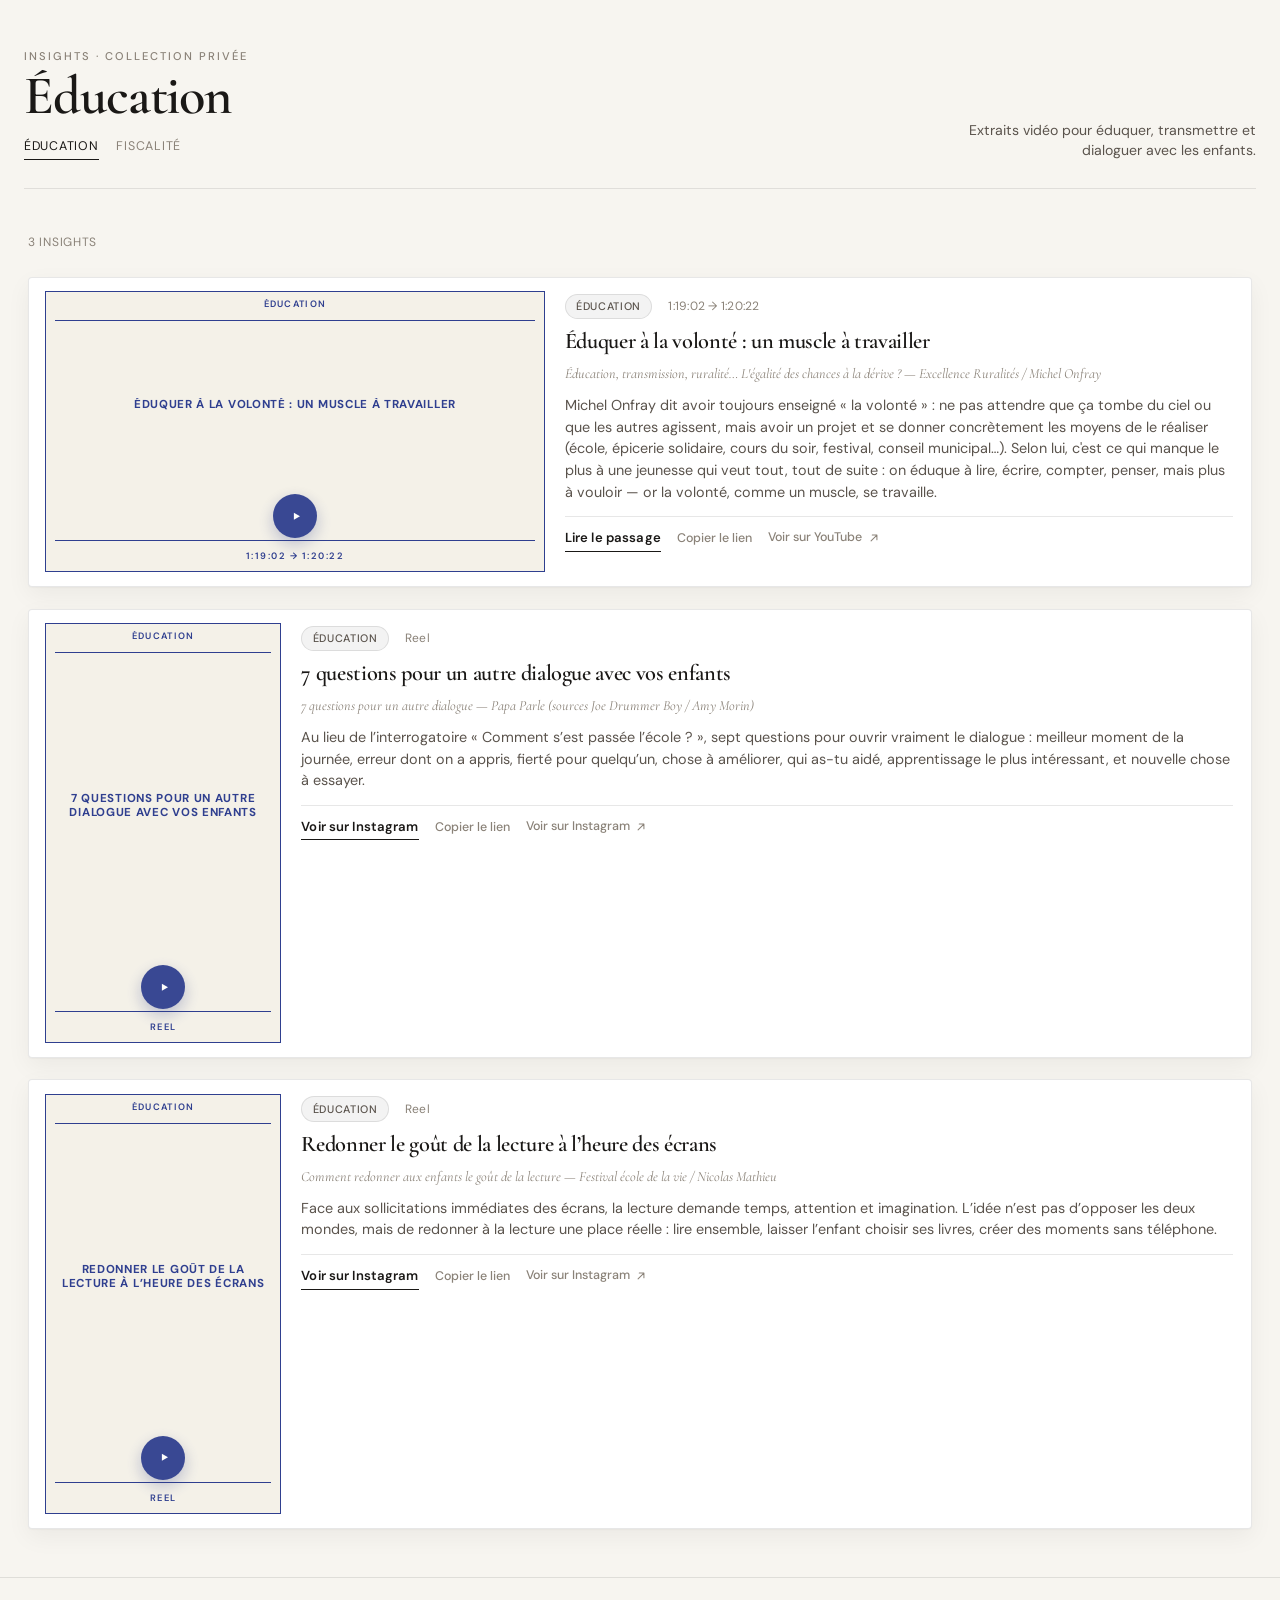
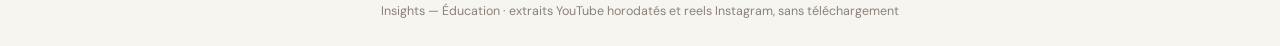
<file: index.html>
<!DOCTYPE html>
<html lang="fr">
<head>
  <meta http-equiv="Cache-Control" content="no-cache, no-store, must-revalidate" />
  <meta http-equiv="Pragma" content="no-cache" />
  <meta http-equiv="Expires" content="0" />
  <meta name="color-scheme" content="light only" />
  <meta charset="UTF-8" />
  <meta name="viewport" content="width=device-width, initial-scale=1" />
  <meta name="referrer" content="strict-origin-when-cross-origin" />
  <meta name="description" content="Extraits vidéo sur l’éducation : volonté, dialogue avec les enfants, goût de la lecture. YouTube et Instagram, lecture directe." />
  <title>Insights — Éducation</title>
  <link rel="preconnect" href="https://fonts.googleapis.com" />
  <link rel="preconnect" href="https://fonts.gstatic.com" crossorigin />
  <link href="https://fonts.googleapis.com/css2?family=Cormorant+Garamond:ital,wght@0,500;0,600;0,700;1,500&family=DM+Sans:ital,opsz,wght@0,9..40,400;0,9..40,500;0,9..40,600;0,9..40,700;1,9..40,400&display=swap" rel="stylesheet" />
  <link rel="stylesheet" href="styles.20261102150525.css" />
</head>
<body data-section="education">
  <div class="ambient" aria-hidden="true"></div>

  <header class="site-header">
    <div class="header-inner">
      <div class="brand">
        <div>
          <p class="brand-eyebrow">Insights · collection privée</p>
          <h1 class="brand-title">Éducation</h1>
          <nav class="site-nav" aria-label="Sections">
            <a href="index.html" aria-current="page">Éducation</a>
            <a href="fiscalite.html">Fiscalité</a>
          </nav>
        </div>
      </div>
      <p class="header-desc">Extraits vidéo pour éduquer, transmettre et dialoguer avec les enfants.</p>
    </div>
  </header>

  <main class="main">
    <nav class="filters" id="filters" hidden aria-label="Filtrer par thème">
      <button type="button" class="filter-btn is-active" data-filter="all">Tout</button>
    </nav>

    <p class="result-count" id="result-count" aria-live="polite"></p>

    <section class="grid" id="pepites-grid" aria-label="Liste des insights"></section>

    <p class="empty-state" id="empty-state" hidden>
      Aucun insight éducation pour ce filtre.
    </p>
  </main>

  <footer class="site-footer">
    <p>Insights — Éducation · extraits YouTube horodatés et reels Instagram, sans téléchargement</p>
  </footer>

  <template id="card-template">
    <article class="card">
      <aside class="cover">
        <div class="cover-stage">
          <button type="button" class="cover-facade" aria-label="">
            <div class="cover-inner">
              <p class="cover-label"></p>
              <div class="cover-title-wrap">
                <p class="cover-title"></p>
              </div>
              <span class="cover-cue" aria-hidden="true">
                <svg viewBox="0 0 24 24" width="28" height="28" aria-hidden="true">
                  <path d="M9 7.5v9l8-4.5-8-4.5z" fill="currentColor"/>
                </svg>
              </span>
              <div class="cover-footer">
                <span class="cover-meta"></span>
              </div>
            </div>
          </button>
        </div>
      </aside>
      <div class="card-body">
        <div class="card-meta">
          <span class="theme-pill"></span>
          <span class="time-range"></span>
        </div>
        <h2 class="card-title"></h2>
        <p class="card-source"></p>
        <p class="card-summary"></p>
        <div class="card-actions">
          <a class="lire-passage" target="_blank" rel="noopener noreferrer">Lire le passage</a>
          <button type="button" class="copy-passage-btn">
            <span class="copy-label">Copier le lien</span>
          </button>
          <a class="yt-link" target="_blank" rel="noopener noreferrer">
            <span>Voir sur YouTube</span>
            <svg width="14" height="14" viewBox="0 0 24 24" fill="none" aria-hidden="true">
              <path d="M7 17L17 7M17 7H9M17 7V15" stroke="currentColor" stroke-width="1.75" stroke-linecap="round" stroke-linejoin="round"/>
            </svg>
          </a>
        </div>
      </div>
    </article>
  </template>

  <script src="app.20261102150525.js"></script>
</body>
</html>
</file>
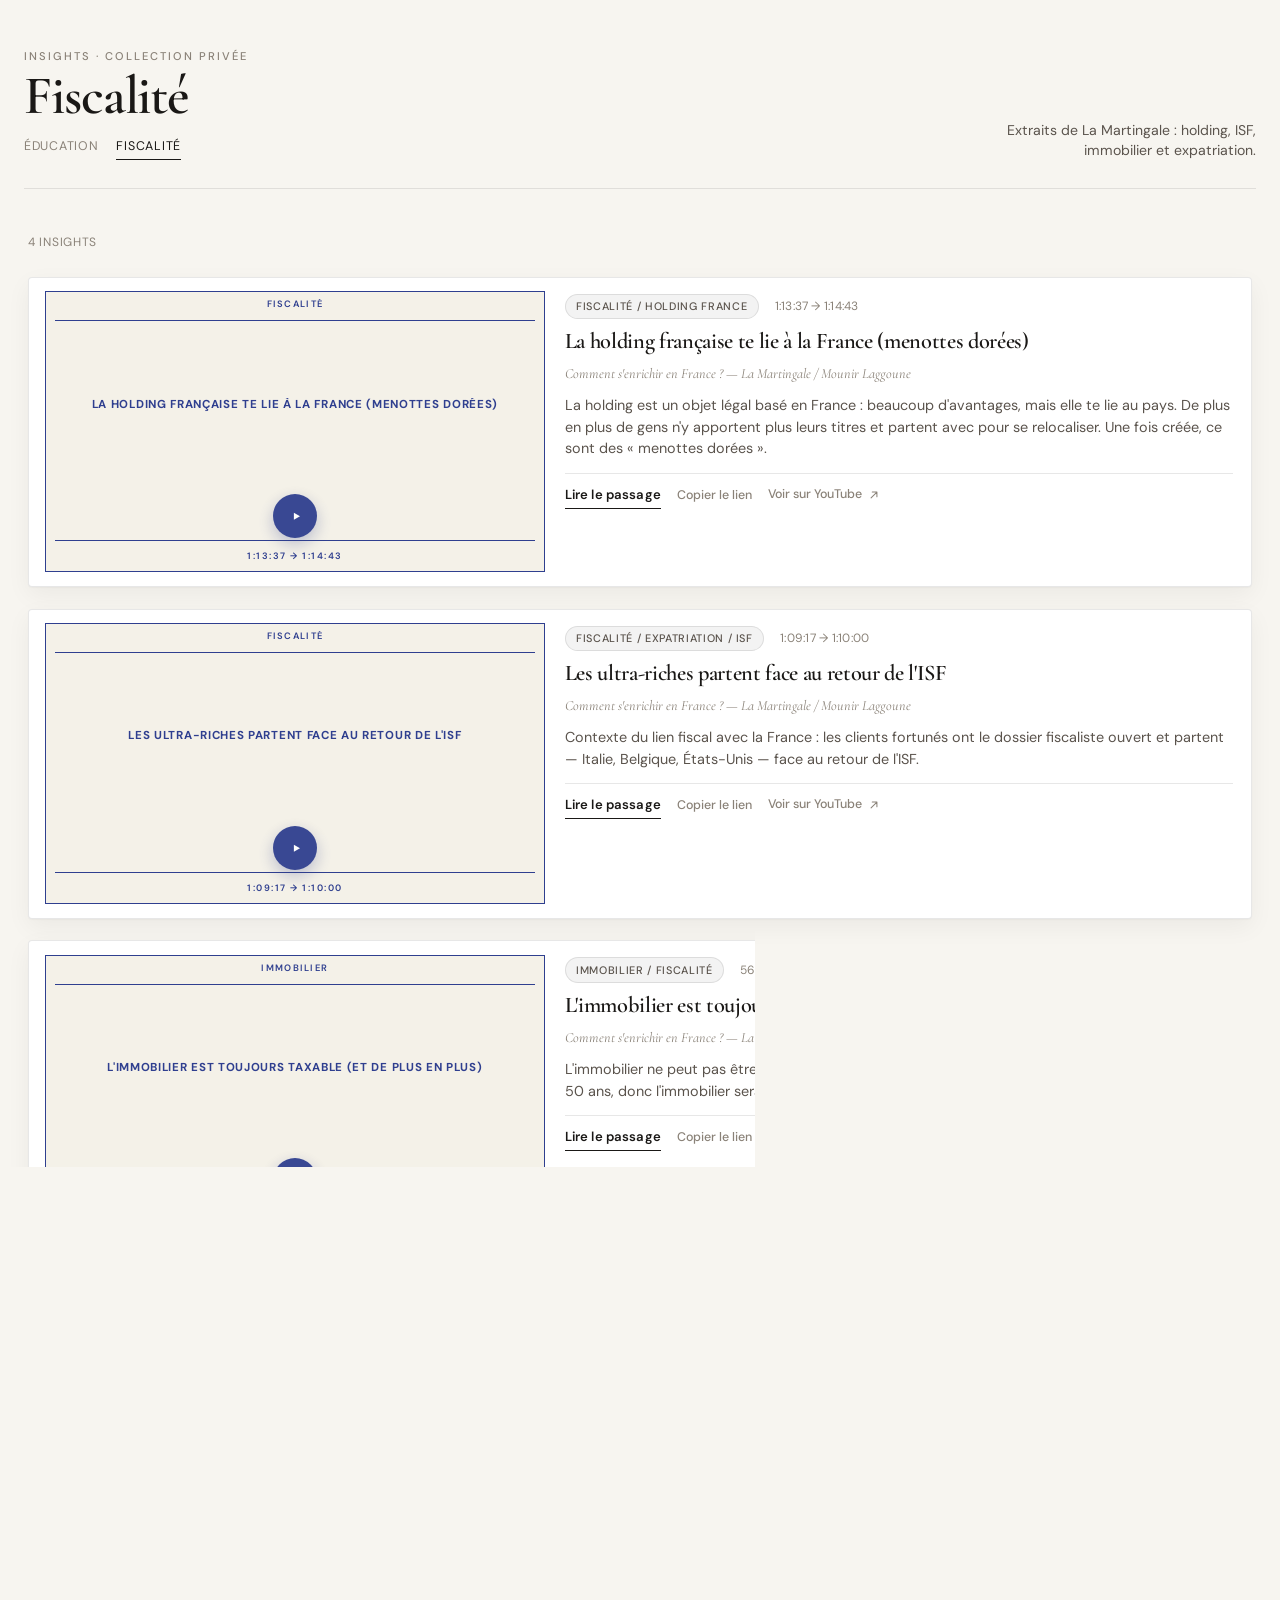
<file: fiscalite.html>
<!DOCTYPE html>
<html lang="fr">
<head>
  <meta http-equiv="Cache-Control" content="no-cache, no-store, must-revalidate" />
  <meta http-equiv="Pragma" content="no-cache" />
  <meta http-equiv="Expires" content="0" />
  <meta name="color-scheme" content="light only" />
  <meta charset="UTF-8" />
  <meta name="viewport" content="width=device-width, initial-scale=1" />
  <meta name="referrer" content="strict-origin-when-cross-origin" />
  <meta name="description" content="Extraits La Martingale sur la fiscalité, la holding, l’ISF et l’immobilier — lecture directe sur YouTube." />
  <title>Insights — Fiscalité</title>
  <link rel="preconnect" href="https://fonts.googleapis.com" />
  <link rel="preconnect" href="https://fonts.gstatic.com" crossorigin />
  <link href="https://fonts.googleapis.com/css2?family=Cormorant+Garamond:ital,wght@0,500;0,600;0,700;1,500&family=DM+Sans:ital,opsz,wght@0,9..40,400;0,9..40,500;0,9..40,600;0,9..40,700;1,9..40,400&display=swap" rel="stylesheet" />
  <link rel="stylesheet" href="styles.20261102150525.css" />
</head>
<body data-section="fiscalite">
  <div class="ambient" aria-hidden="true"></div>

  <header class="site-header">
    <div class="header-inner">
      <div class="brand">
        <div>
          <p class="brand-eyebrow">Insights · collection privée</p>
          <h1 class="brand-title">Fiscalité</h1>
          <nav class="site-nav" aria-label="Sections">
            <a href="index.html">Éducation</a>
            <a href="fiscalite.html" aria-current="page">Fiscalité</a>
          </nav>
        </div>
      </div>
      <p class="header-desc">Extraits de La Martingale : holding, ISF, immobilier et expatriation.</p>
    </div>
  </header>

  <main class="main">
    <nav class="filters" id="filters" data-mode="off" hidden aria-label="Filtrer par thème">
      <button type="button" class="filter-btn is-active" data-filter="all">Tout</button>
    </nav>

    <p class="result-count" id="result-count" aria-live="polite"></p>

    <section class="grid" id="pepites-grid" aria-label="Liste des insights"></section>

    <p class="empty-state" id="empty-state" hidden>
      Aucun insight fiscalité.
    </p>
  </main>

  <footer class="site-footer">
    <p>Insights — Fiscalité · extraits YouTube horodatés, sans téléchargement · <a href="index.html">Retour à l’éducation</a></p>
  </footer>

  <template id="card-template">
    <article class="card">
      <aside class="cover">
        <div class="cover-stage">
          <button type="button" class="cover-facade" aria-label="">
            <div class="cover-inner">
              <p class="cover-label"></p>
              <div class="cover-title-wrap">
                <p class="cover-title"></p>
              </div>
              <span class="cover-cue" aria-hidden="true">
                <svg viewBox="0 0 24 24" width="28" height="28" aria-hidden="true">
                  <path d="M9 7.5v9l8-4.5-8-4.5z" fill="currentColor"/>
                </svg>
              </span>
              <div class="cover-footer">
                <span class="cover-meta"></span>
              </div>
            </div>
          </button>
        </div>
      </aside>
      <div class="card-body">
        <div class="card-meta">
          <span class="theme-pill"></span>
          <span class="time-range"></span>
        </div>
        <h2 class="card-title"></h2>
        <p class="card-source"></p>
        <p class="card-summary"></p>
        <div class="card-actions">
          <a class="lire-passage" target="_blank" rel="noopener noreferrer">Lire le passage</a>
          <button type="button" class="copy-passage-btn">
            <span class="copy-label">Copier le lien</span>
          </button>
          <a class="yt-link" target="_blank" rel="noopener noreferrer">
            <span>Voir sur YouTube</span>
            <svg width="14" height="14" viewBox="0 0 24 24" fill="none" aria-hidden="true">
              <path d="M7 17L17 7M17 7H9M17 7V15" stroke="currentColor" stroke-width="1.75" stroke-linecap="round" stroke-linejoin="round"/>
            </svg>
          </a>
        </div>
      </div>
    </article>
  </template>

  <script src="app.20261102150525.js"></script>
</body>
</html>
</file>
<file: styles.20261102150525.css>
/* —— Insights library — CNRS / De Vive Voix typographic covers —— */
:root {
  --bg: #f7f5f0;
  --bg-elevated: #ffffff;
  --bg-card: #ffffff;
  --bg-card-hover: #ffffff;
  --border: rgba(28, 24, 20, 0.1);
  --border-strong: rgba(28, 24, 20, 0.18);
  --text: #1a1816;
  --text-muted: #5a534c;
  --text-soft: #8a8278;
  --accent: #2c2824;
  --accent-soft: rgba(28, 24, 20, 0.05);
  --cover-bg: #f4f1e8;
  --cover-ink: #2f3f8f;
  --cover-border: #2f3f8f;
  --pill-bg: transparent;
  --pill-text: #5a534c;
  --radius: 2px;
  --radius-sm: 999px;
  --shadow: 0 1px 2px rgba(28, 24, 20, 0.04), 0 8px 24px rgba(28, 24, 20, 0.05);
  --font-sans: "DM Sans", system-ui, sans-serif;
  --font-serif: "Cormorant Garamond", Georgia, "Times New Roman", serif;
  --ease: cubic-bezier(0.22, 1, 0.36, 1);
}

*,
*::before,
*::after {
  box-sizing: border-box;
}

html {
  scroll-behavior: smooth;
  overflow-x: hidden;
}

body {
  margin: 0;
  min-height: 100vh;
  font-family: var(--font-sans);
  font-size: 15.5px;
  line-height: 1.6;
  color: var(--text);
  background: var(--bg);
  -webkit-font-smoothing: antialiased;
  overflow-x: hidden;
}

.ambient {
  display: none;
}

.site-header,
.main,
.site-footer {
  position: relative;
  z-index: 1;
}

.site-header {
  padding: 3rem 1.5rem 1.5rem;
}

.header-inner {
  max-width: 1280px;
  margin: 0 auto;
  display: flex;
  flex-wrap: wrap;
  align-items: flex-end;
  justify-content: space-between;
  gap: 1.25rem 2rem;
  padding-bottom: 1.75rem;
  border-bottom: 1px solid var(--border);
}

.brand {
  display: flex;
  align-items: center;
  gap: 1rem;
}

.brand-eyebrow {
  margin: 0 0 0.2rem;
  font-size: 0.7rem;
  font-weight: 500;
  letter-spacing: 0.18em;
  text-transform: uppercase;
  color: var(--text-soft);
}

.brand-title {
  margin: 0;
  font-family: var(--font-serif);
  font-size: clamp(2.6rem, 5vw, 3.4rem);
  font-weight: 600;
  letter-spacing: -0.02em;
  line-height: 1;
  color: var(--text);
}

.header-desc {
  margin: 0;
  max-width: 18rem;
  font-size: 0.88rem;
  color: var(--text-muted);
  text-align: right;
  line-height: 1.45;
}

.main {
  max-width: 1280px;
  margin: 0 auto;
  padding: 1.25rem 1.75rem 3rem;
}

.filters {
  display: flex;
  flex-wrap: wrap;
  gap: 0.4rem;
  margin-bottom: 1.5rem;
}

.filter-btn {
  appearance: none;
  border: 1px solid transparent;
  background: transparent;
  color: var(--text-soft);
  font-family: inherit;
  font-size: 0.8rem;
  font-weight: 500;
  letter-spacing: 0.02em;
  padding: 0.4rem 0.75rem;
  min-height: 2.25rem;
  border-radius: var(--radius-sm);
  cursor: pointer;
  touch-action: manipulation;
  transition: color 0.2s var(--ease), border-color 0.2s var(--ease), background 0.2s var(--ease);
}

.filter-btn:hover {
  color: var(--text);
  border-color: var(--border);
}

.filter-btn.is-active {
  color: var(--text);
  background: var(--accent-soft);
  border-color: var(--border-strong);
}

.filter-btn:focus-visible {
  outline: 2px solid var(--text);
  outline-offset: 3px;
}

.result-count {
  margin: 0 0 1.5rem;
  font-size: 0.75rem;
  color: var(--text-soft);
  letter-spacing: 0.06em;
  text-transform: uppercase;
}

.grid {
  display: grid;
  grid-template-columns: 1fr;
  gap: 1.35rem;
}

/* Horizontal card: typographic cover LEFT + text RIGHT */
.card {
  display: grid;
  grid-template-columns: minmax(320px, 42%) minmax(0, 1fr);
  gap: 0.85rem 1.25rem;
  align-items: start;
  background: var(--bg-card);
  border: 1px solid var(--border);
  border-radius: 4px;
  overflow: hidden;
  box-shadow: var(--shadow);
  transition: border-color 0.25s var(--ease), box-shadow 0.25s var(--ease);
  animation: card-in 0.5s var(--ease) both;
  padding: 0.85rem 1rem;
}

.card:hover {
  border-color: var(--border-strong);
  box-shadow: 0 2px 4px rgba(28, 24, 20, 0.05), 0 12px 28px rgba(28, 24, 20, 0.07);
}

@keyframes card-in {
  from {
    opacity: 0;
    transform: translateY(8px);
  }
  to {
    opacity: 1;
    transform: translateY(0);
  }
}

.card:nth-child(2) { animation-delay: 0.06s; }
.card:nth-child(3) { animation-delay: 0.12s; }
.card:nth-child(4) { animation-delay: 0.18s; }

/* —— CNRS / De Vive Voix style cover (clickable vignette) —— */
.cover {
  margin: 0;
  width: 100%;
  min-width: 0;
  flex-shrink: 0;
  transition: width 0.25s var(--ease);
}

.cover-stage {
  position: relative;
  width: 100%;
  height: 100%;
}

.cover-facade {
  appearance: none;
  display: block;
  width: 100%;
  height: 100%;
  margin: 0;
  padding: 0;
  border: none;
  background: transparent;
  color: inherit;
  font: inherit;
  text-align: inherit;
  cursor: pointer;
  touch-action: manipulation;
}

.cover-facade:focus-visible {
  outline: 2px solid var(--cover-ink);
  outline-offset: 3px;
}

.cover-inner {
  display: flex;
  flex-direction: column;
  width: 100%;
  aspect-ratio: 16 / 9;
  min-height: 0;
  height: auto;
  max-height: none;
  padding: 0.45rem 0.55rem;
  background: var(--cover-bg);
  border: 1.5px solid var(--cover-border);
  color: var(--cover-ink);
  box-sizing: border-box;
  position: relative;
  transition: border-color 0.2s var(--ease), box-shadow 0.2s var(--ease);
}

.cover-facade:hover .cover-inner,
.cover-facade:focus-visible .cover-inner {
  box-shadow: inset 0 0 0 1px var(--cover-ink);
}

.cover-cue {
  position: static;
  display: inline-flex;
  align-items: center;
  justify-content: center;
  align-self: center;
  width: 2.75rem;
  height: 2.75rem;
  margin: 0.35rem 0 0.15rem;
  border-radius: 999px;
  background: var(--cover-ink);
  color: #fff;
  box-shadow: 0 6px 16px rgba(47, 63, 143, 0.3);
  opacity: 0.95;
  pointer-events: none;
  flex-shrink: 0;
  transition: opacity 0.2s var(--ease), transform 0.2s var(--ease), box-shadow 0.2s var(--ease);
}

.cover-cue svg {
  width: 1.15rem;
  height: 1.15rem;
  margin-left: 0.12rem;
}

.cover-facade:hover .cover-cue,
.cover-facade:focus-visible .cover-cue {
  opacity: 1;
  transform: scale(1.06);
  box-shadow: 0 8px 20px rgba(47, 63, 143, 0.4);
}

/* Playing: same left panel becomes 16:9 YouTube embed */
.card.is-playing {
  grid-template-columns: minmax(360px, 48%) minmax(0, 1fr);
}

.cover.is-playing {
  width: 100%;
}

.cover-stage.is-playing {
  aspect-ratio: 16 / 9;
  min-height: 0;
  max-height: none;
  height: auto;
  background: #000;
  border: 1.5px solid var(--border-strong);
  overflow: hidden;
}

.cover-stage.is-playing iframe {
  position: absolute;
  inset: 0;
  width: 100%;
  height: 100%;
  border: 0;
  background: #000;
}

.embed-fallback {
  position: absolute;
  left: 0.4rem;
  right: 0.4rem;
  bottom: 0.4rem;
  z-index: 2;
  padding: 0.35rem 0.5rem;
  font-size: 0.68rem;
  font-weight: 500;
  line-height: 1.3;
  text-align: center;
  color: #f7f5f0;
  background: rgba(0, 0, 0, 0.72);
  text-decoration: none;
  border-radius: 2px;
  opacity: 0;
  pointer-events: none;
  transition: opacity 0.3s var(--ease);
}

.cover-stage.is-playing:hover .embed-fallback,
.cover-stage.is-playing:focus-within .embed-fallback {
  opacity: 0.95;
  pointer-events: auto;
}

.cover-label {
  margin: 0;
  padding: 0 0.15rem 0.55rem;
  border-bottom: 1px solid var(--cover-ink);
  font-family: var(--font-sans);
  font-size: 0.58rem;
  font-weight: 600;
  letter-spacing: 0.14em;
  line-height: 1.25;
  text-align: center;
  text-transform: uppercase;
  color: var(--cover-ink);
  white-space: nowrap;
  overflow: hidden;
  text-overflow: ellipsis;
}

.cover-title-wrap {
  flex: 1 1 auto;
  display: flex;
  align-items: center;
  justify-content: center;
  min-height: 0;
  padding: 0.15rem 0;
}

.cover-title {
  font-size: 0.72rem !important;
  margin: 0;
  width: 100%;
  font-family: var(--font-sans);
  font-size: clamp(0.72rem, 1.55vw, 0.92rem);
  font-weight: 700;
  letter-spacing: 0.06em;
  line-height: 1.22;
  text-align: center;
  text-transform: uppercase;
  color: var(--cover-ink);
  overflow: hidden;
  
  
  
  line-clamp: 5;
  word-break: break-word;
  hyphens: auto;
}

.cover-footer {
  margin-top: auto;
  padding-top: 0.5rem;
  border-top: 1px solid var(--cover-ink);
  text-align: center;
}

.cover-meta {
  display: block;
  font-family: var(--font-sans);
  font-size: 0.58rem;
  font-weight: 600;
  letter-spacing: 0.16em;
  text-transform: uppercase;
  color: var(--cover-ink);
  white-space: nowrap;
  overflow: hidden;
  text-overflow: ellipsis;
}

.card-body {
  display: flex;
  flex-direction: column;
  gap: 0.45rem;
  padding: 0.15rem 0.15rem 0.1rem 0;
  min-width: 0;
  align-self: start;
}

.card-meta {
  display: flex;
  flex-wrap: wrap;
  align-items: center;
  gap: 0.5rem 1rem;
  margin-bottom: 0.1rem;
}

.theme-pill {
  display: inline-flex;
  align-items: center;
  max-width: 100%;
  padding: 0.2rem 0.65rem;
  border-radius: var(--radius-sm);
  font-size: 0.68rem;
  font-weight: 500;
  letter-spacing: 0.06em;
  text-transform: uppercase;
  color: var(--pill-text);
  background: rgba(28, 24, 20, 0.05);
  border: 1px solid var(--border);
  white-space: nowrap;
  overflow: hidden;
  text-overflow: ellipsis;
}

.time-range {
  font-size: 0.75rem;
  font-variant-numeric: tabular-nums;
  color: var(--text-soft);
  letter-spacing: 0.02em;
}

.card-title {
  margin: 0;
  font-family: var(--font-serif);
  font-size: clamp(1.15rem, 2vw, 1.4rem);
  font-weight: 600;
  line-height: 1.2;
  letter-spacing: -0.015em;
  color: var(--text);
  max-width: none;
}

.card-source {
  margin: 0.05rem 0 0;
  font-size: 0.88rem;
  color: var(--text-soft);
  font-style: italic;
  font-family: var(--font-serif);
}

.card-summary {
  margin: 0.15rem 0 0;
  font-size: 0.9rem;
  color: var(--text-muted);
  line-height: 1.5;
  max-width: none;
}

.card-actions {
  display: flex;
  flex-wrap: wrap;
  align-items: center;
  gap: 0.35rem 1rem;
  margin-top: 0.35rem;
  padding-top: 0.5rem;
  border-top: 1px solid var(--border);
}

.lire-passage {
  display: inline-flex;
  align-items: center;
  font-size: 0.82rem;
  font-weight: 600;
  letter-spacing: 0.01em;
  color: var(--text);
  text-decoration: none;
  border-bottom: 1px solid var(--text);
  padding: 0.15rem 0;
  transition: color 0.2s var(--ease), border-color 0.2s var(--ease);
}

.lire-passage:hover {
  color: var(--text-muted);
  border-bottom-color: var(--text-muted);
}

.lire-passage:focus-visible {
  outline: 2px solid var(--text);
  outline-offset: 3px;
}

.yt-link {
  display: inline-flex;
  align-items: center;
  gap: 0.3rem;
  padding: 0.15rem 0;
  font-size: 0.78rem;
  font-weight: 500;
  color: var(--text-soft);
  text-decoration: none;
  border-bottom: 1px solid transparent;
  touch-action: manipulation;
  transition: color 0.2s var(--ease), border-color 0.2s var(--ease);
}

.yt-link:hover {
  color: var(--text);
  border-bottom-color: var(--border-strong);
}

.yt-link:focus-visible {
  outline: 2px solid var(--text);
  outline-offset: 3px;
}

.copy-passage-btn {
  appearance: none;
  display: inline-flex;
  align-items: center;
  gap: 0.35rem;
  padding: 0.15rem 0;
  border: none;
  border-bottom: 1px solid transparent;
  background: transparent;
  font-family: inherit;
  font-size: 0.78rem;
  font-weight: 500;
  color: var(--text-soft);
  cursor: pointer;
  touch-action: manipulation;
  transition: color 0.2s var(--ease), border-color 0.2s var(--ease);
}

.copy-passage-btn:hover {
  color: var(--text);
  border-bottom-color: var(--border-strong);
}

.copy-passage-btn:focus-visible {
  outline: 2px solid var(--text);
  outline-offset: 3px;
}

.copy-passage-btn.is-copied {
  color: var(--text);
  border-bottom-color: var(--text);
}

.empty-state {
  margin: 3rem auto;
  text-align: center;
  color: var(--text-soft);
  font-size: 0.95rem;
}

.site-footer {
  padding: 1.5rem;
  border-top: 1px solid var(--border);
  text-align: center;
}

.site-footer p {
  margin: 0;
  font-size: 0.78rem;
  color: var(--text-soft);
}

.site-footer code {
  font-size: 0.85em;
  padding: 0.1em 0.35em;
  border-radius: 2px;
  background: rgba(28, 24, 20, 0.05);
  color: var(--text-muted);
}

@media (max-width: 720px) {
  .site-header {
    padding: 2rem 1.15rem 1.25rem;
  }

  .header-inner {
    max-width: none;
  }

  .header-desc {
    text-align: left;
    max-width: none;
  }

  .main {
    max-width: none;
    padding: 1.25rem 1.15rem 3rem;
  }

  .card {
    grid-template-columns: 1fr;
    gap: 1rem;
    padding: 1rem;
  }

  .cover {
    width: 100%;
    max-width: 100%;
    margin: 0 auto;
  }

  .card.is-playing {
    grid-template-columns: 1fr;
  }

  .cover.is-playing {
    max-width: none;
    width: 100%;
  }

  .cover-inner {
    max-height: none;
    aspect-ratio: 1 / 1.08;
  }

  .cover-title {
  font-size: 0.72rem !important;
    font-size: clamp(0.85rem, 3.8vw, 1.05rem);
  }

  .card-title {
    font-size: clamp(1.35rem, 5.5vw, 1.7rem);
    max-width: none;
  }

  .card-summary {
    max-width: none;
  }

  .card-actions {
    gap: 0.5rem 0.9rem;
  }

  .lire-passage,
  .yt-link,
  .copy-passage-btn {
    min-height: 2.4rem;
    align-items: center;
  }
}

@media (prefers-reduced-motion: reduce) {
  *,
  *::before,
  *::after {
    animation-duration: 0.01ms !important;
    transition-duration: 0.01ms !important;
  }
}


/* Instagram: portrait cover left, full summary always visible on the right */
.card.platform-instagram {
  grid-template-columns: auto minmax(0, 1fr);
  align-items: start;
}

.card.platform-instagram .cover {
  width: auto;
  max-width: min(240px, 32vw);
  justify-self: start;
}

.card.platform-instagram .cover-inner {
  aspect-ratio: 9 / 16;
  max-height: min(420px, 55vh);
  width: min(100%, 240px);
}

.card.platform-instagram .card-body {
  min-width: 0;
}

/* Playing Instagram: fixed narrow 9:16 column (iframe is absolute → needs definite width) */
.card.is-playing.is-instagram {
  grid-template-columns: minmax(200px, 280px) minmax(0, 1fr);
  align-items: start;
}

.card.is-playing.is-instagram .cover {
  width: 100%;
  max-width: 280px;
  justify-self: start;
}

.cover-stage.is-playing.is-instagram {
  aspect-ratio: 9 / 16;
  width: 100%;
  max-height: min(500px, 70vh);
  background: #fafafa;
}

.cover-stage.is-playing.is-instagram iframe {
  background: #fafafa;
}

@media (max-width: 860px) {
  .card.platform-instagram,
  .card.is-playing.is-instagram {
    grid-template-columns: 1fr;
  }

  .card.platform-instagram .cover,
  .card.is-playing.is-instagram .cover {
    max-width: min(320px, 100%);
    width: 100%;
    justify-self: center;
  }

  .card.platform-instagram .cover-inner {
    width: min(100%, 240px);
    max-height: min(420px, 55vh);
    margin-inline: auto;
  }

  .cover-stage.is-playing.is-instagram {
    aspect-ratio: 9 / 16;
    max-height: min(560px, 70vh);
    margin-inline: auto;
    width: min(100%, 320px);
  }
}

/* —— Navigation Éducation / Fiscalité —— */
.site-nav {
  display: flex;
  gap: 1.1rem;
  margin-top: 0.85rem;
  font-size: 0.78rem;
  letter-spacing: 0.06em;
  text-transform: uppercase;
}

.site-nav a {
  color: var(--text-soft);
  text-decoration: none;
  padding-bottom: 0.15rem;
  border-bottom: 1px solid transparent;
  transition: color 0.2s var(--ease), border-color 0.2s var(--ease);
}

.site-nav a:hover {
  color: var(--text);
}

.site-nav a[aria-current="page"] {
  color: var(--text);
  border-bottom-color: var(--text);
}

.site-nav a:focus-visible {
  outline: 2px solid var(--text);
  outline-offset: 3px;
}

.filters[hidden] {
  display: none;
}

.site-footer a {
  color: inherit;
  text-underline-offset: 2px;
}
</file>
